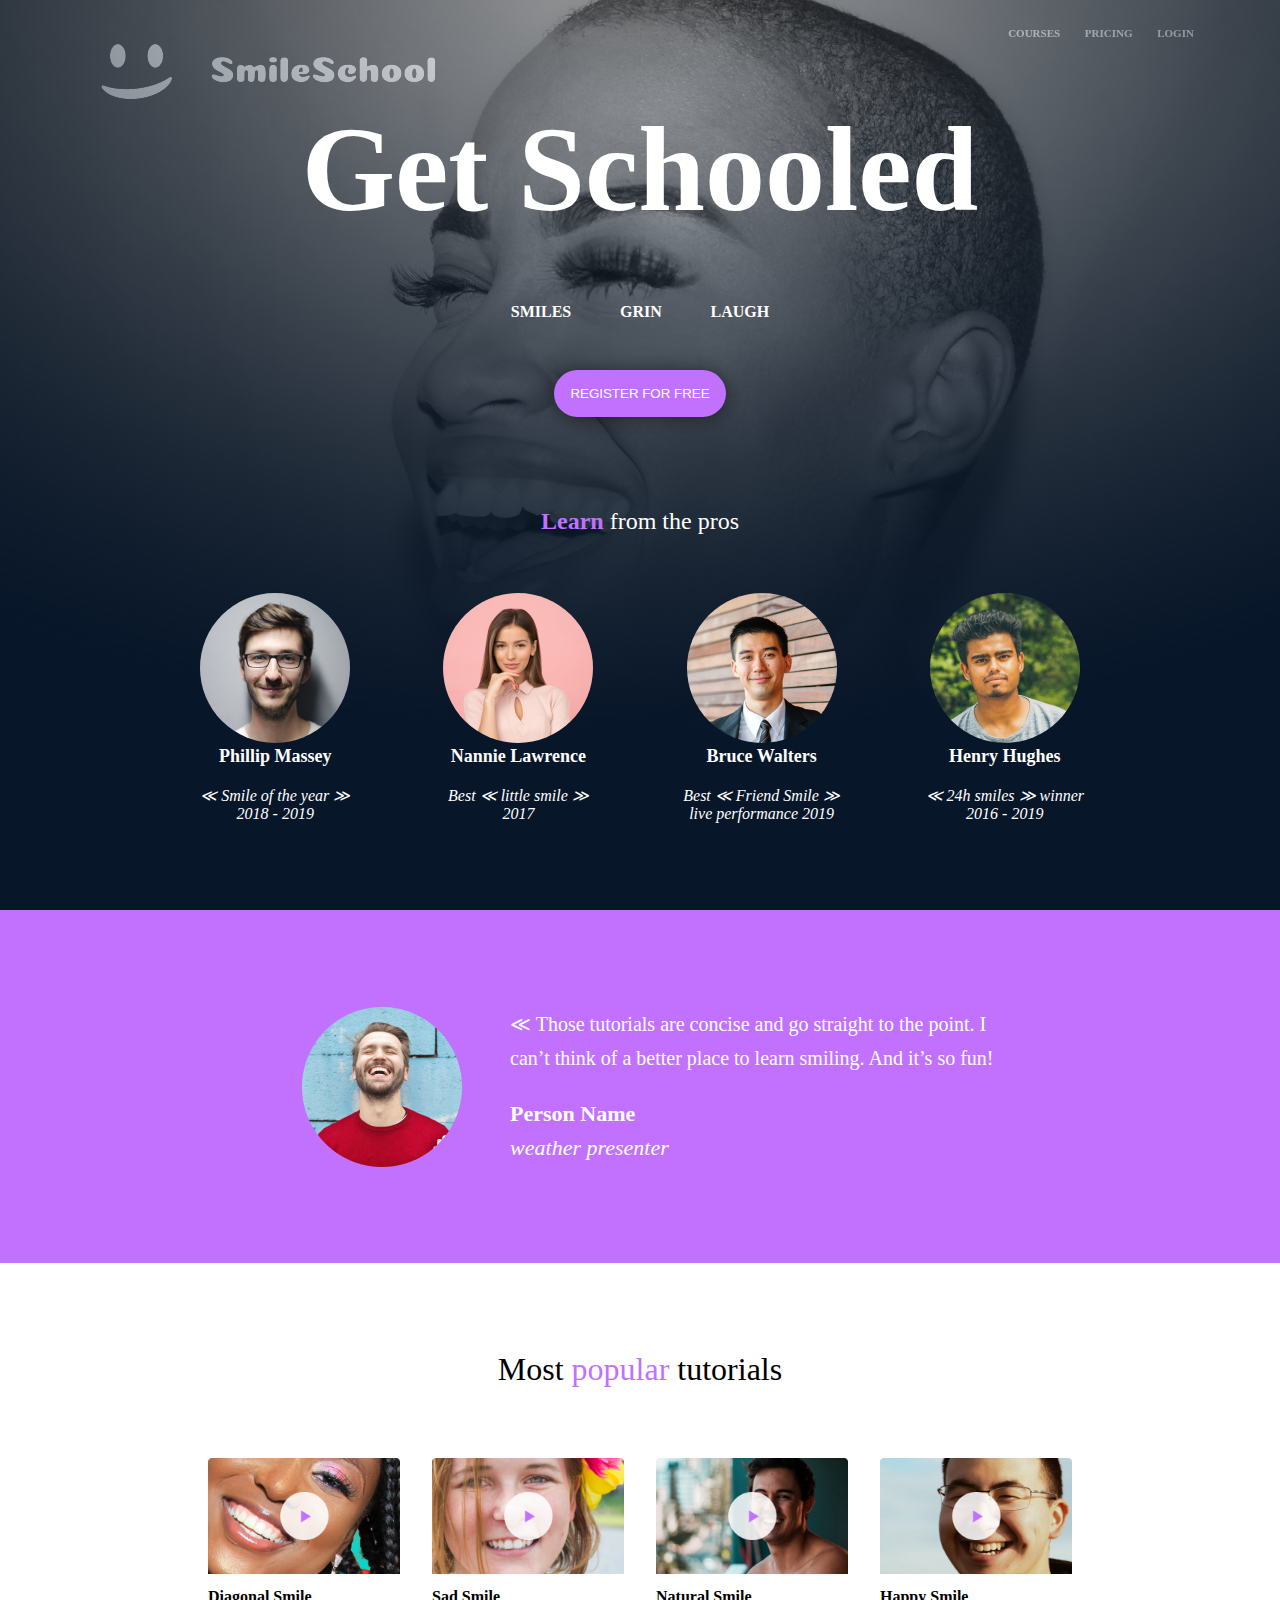
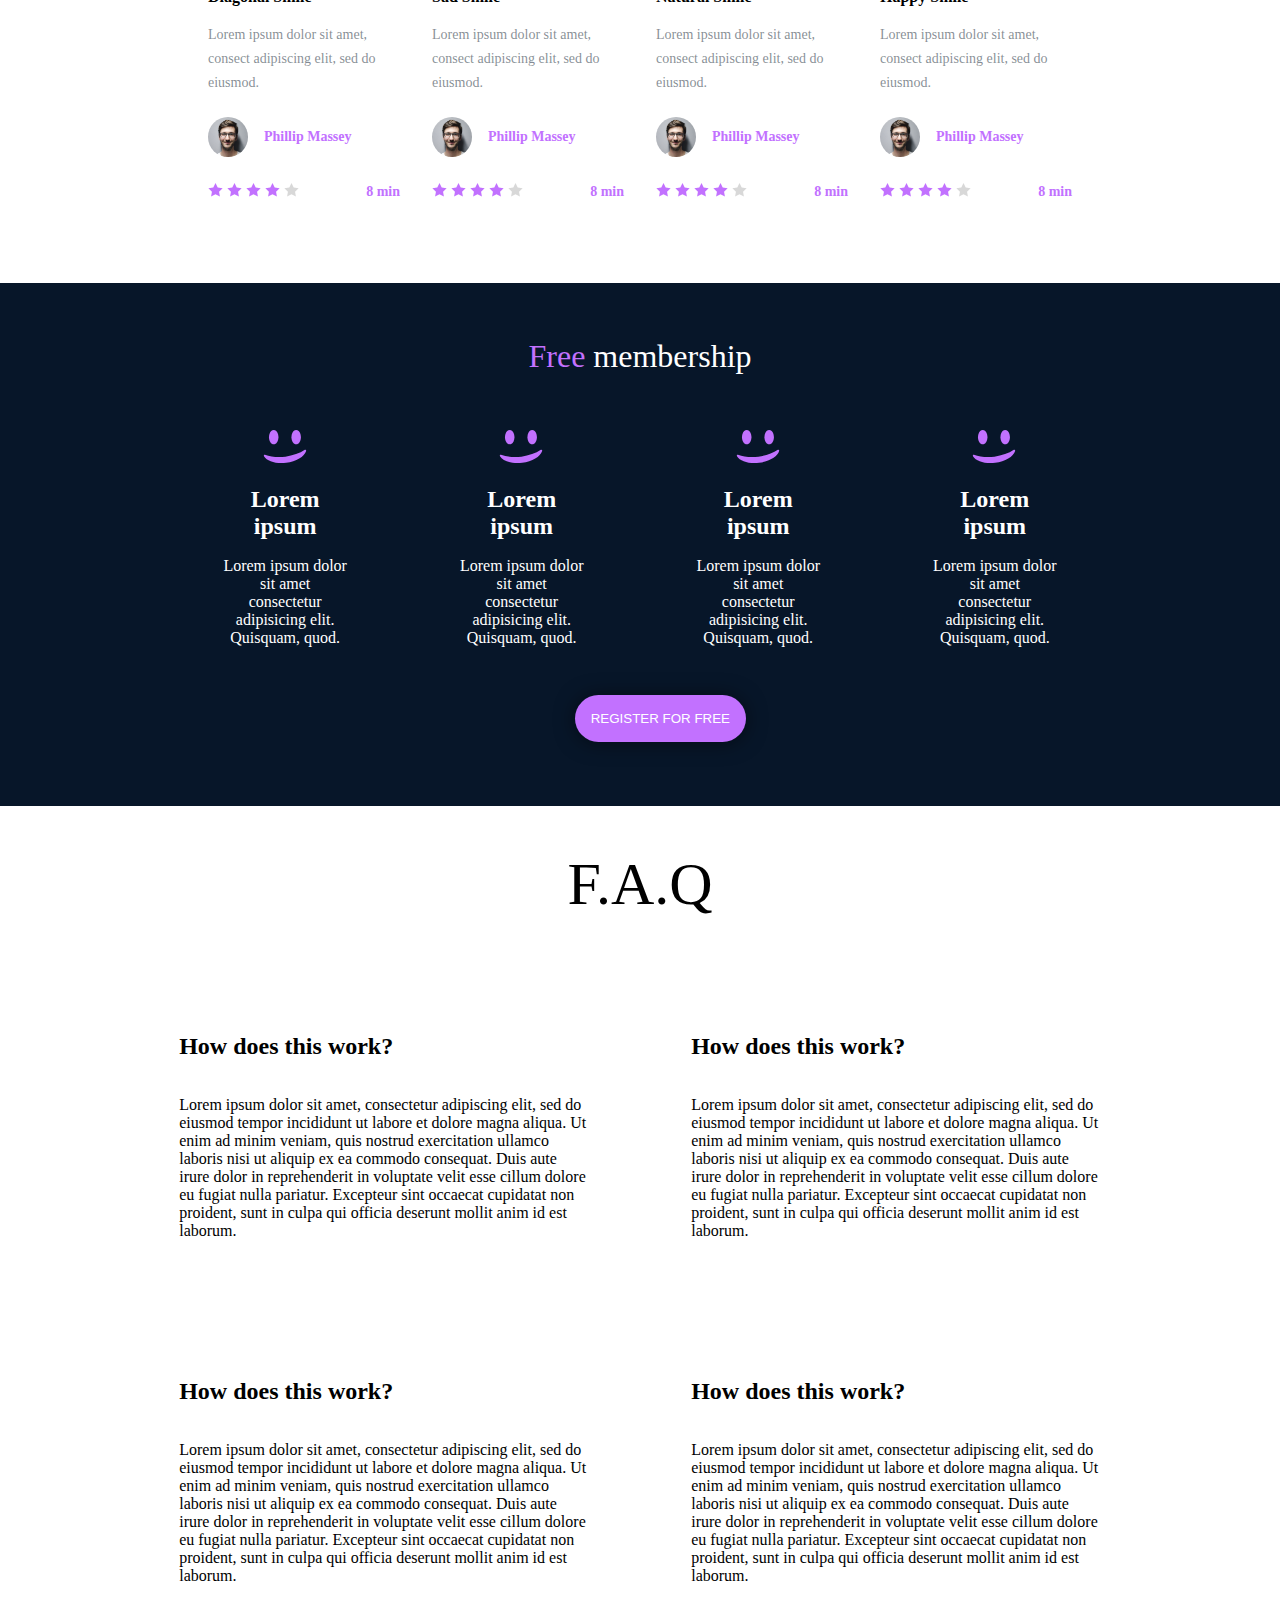
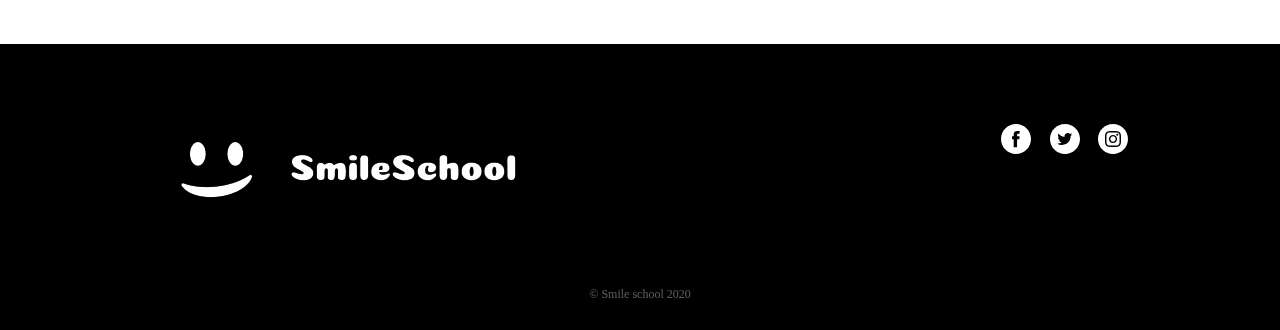
<file: index.html>
<!DOCTYPE html>
<html lang="en">
<head>
    <title>School Page</title>
    <meta charset="UTF-8">
    <meta http-equiv="X-UA-Compatible" content="IE=edge">
    <meta name="viewport" content="width=device-width, initial-scale=1.0">
    <link rel="stylesheet" href="styles.css">
</head>
<body class="works_on_smartphone">
<header>
    <div class="logo"><a href="http://bitly.ws/Gkir"><img src="./imgs/smile_school_logo.png" alt="Smile school"></a>
    </div>
    <div class="nav-urls">
        <a href="">COURSES</a>
        <a href="">PRICING</a>
        <a href="">LOGIN</a>
    </div>
</header>
<main>
    <section class="main_section">
        <div class="Schooled">
            <h1 class="title">Get Schooled
            </h1>
            <p class="sub-title">
                <span>SMILES</span>
                <span>GRIN</span>
                <span>LAUGH</span>
            </p>
            <button class="reg_button">REGISTER FOR FREE</button>
        </div>
        <div class="learn">
            <h2 class="learn_title"><span class="secondary_colour">Learn</span> from the pros</h2>
            <div class="learn_block">
                <div class="learn_card">
                    <img src="./imgs/Phillip.png" alt="Phillip Massey">
                    <h3>Phillip Massey</h3>
                    <p>&NestedLessLess; Smile of the year &NestedGreaterGreater;<br>2018 - 2019</p>
                </div>

                <div class="learn_card">
                    <img src="./imgs/Nannie.png" alt="Nannie Lawrence">
                    <h3>Nannie Lawrence</h3>
                    <p>Best &NestedLessLess; little smile &NestedGreaterGreater;<br>2017</p>
                </div>

                <div class="learn_card">
                    <img src="./imgs/Bruce.png" alt="Bruce Walters">
                    <h3>Bruce Walters</h3>
                    <p>Best &NestedLessLess; Friend Smile &NestedGreaterGreater;<br>live performance 2019</p>
                </div>

                <div class="learn_card">
                    <img src="./imgs/Henry.png" alt="Henry Hughes">
                    <h3>Henry Hughes</h3>
                    <p>&NestedLessLess; 24h smiles &NestedGreaterGreater; winner<br>2016 - 2019</p>
                </div>
            </div>
        </div>
    </section>
    <section class="presenter">
        <div class="presenter_block">
        <img src="./imgs/Person.png" alt="Person">
        <div>
            <blockquote>
                &NestedLessLess; Those tutorials are concise and go straight to the point. I can’t think of a better
                place to learn smiling. And it’s so fun!
            </blockquote>
            <p class="presenter_name">Person Name</p>
            <P class="weather">weather presenter</P>
            </div>
        </div>
    </section>
    <section class="videos">
        <h1>Most <span class="secondary_colour">popular</span> tutorials</h1>
        <div class="videos_list">
            <div class="video_card">
                <img src="./imgs/Diagonal_Smile.png" alt="Diagonal Smile">
                <h2 class="video_title">Diagonal Smile</h2>
                <p class="video_desc">
                    Lorem ipsum dolor sit amet, consect adipiscing elit, sed do eiusmod.</p>
                
                    <div class="author">
                <img src="imgs/Phillip_TN.png" alt="Phillip">
                <h3>Phillip Massey</h3>
                </div>
            <div class="rating_duration">
                <div class="rating">
                <img src="./svgs/Star_1.svg" alt="rating">
                <img src="./svgs/Star_2.svg" alt="">
                <img src="./svgs/Star_3.svg" alt="">
                <img src="./svgs/Star_4.svg" alt="">
                <img src="./svgs/Star_5.svg" alt="">
                </div>
                <p class="duration">8 min</p>
            </div>
            </div>

            <div class="video_card">
                <img src="./imgs/Sad_Smile.png" alt="Sad Smile">
                <h2 class="video_title">Sad Smile</h2>
                <p class="video_desc">
                    Lorem ipsum dolor sit amet, consect adipiscing elit, sed do eiusmod.</p>
                
                    <div class="author">
                <img src="./imgs/Phillip_TN.png" alt="Phillip">
                <h3>Phillip Massey</h3>
                </div>
            <div class="rating_duration">   
                <div class="rating">
                <img src="./svgs/Star_1.svg" alt="rating">
                <img src="./svgs/Star_2.svg" alt="">
                <img src="./svgs/Star_3.svg" alt="">
                <img src="./svgs/Star_4.svg" alt="">
                <img src="./svgs/Star_5.svg" alt="">
                </div>
                <p class="duration">8 min</p>
            </div>
            </div>

            <div class="video_card">
                <img src="./imgs/Natural_Smile.png" alt="Natural Smile">
                <h2 class="video_title">Natural Smile</h2>
                <p class="video_desc">
                    Lorem ipsum dolor sit amet, consect adipiscing elit, sed do eiusmod.</p>
                
                <div class="author">
                <img src="imgs/Phillip_TN.png" alt="Phillip">
                <h3>Phillip Massey</h3>
                </div>
            <div class="rating_duration">   
                <div class="rating">
                <img src="./svgs/Star_1.svg" alt="rating">
                <img src="./svgs/Star_2.svg" alt="">
                <img src="./svgs/Star_3.svg" alt="">
                <img src="./svgs/Star_4.svg" alt="">
                <img src="./svgs/Star_5.svg" alt="">
                </div>
                <p class="duration">8 min</p>
            </div>
            </div>

            <div class="video_card">
                <img src="./imgs/Happy_Smile.png" alt="Happy Smile">
                <h2 class="video_title">Happy Smile</h2>
                <p class="video_desc">
                    Lorem ipsum dolor sit amet, consect adipiscing elit, sed do eiusmod.</p>
                
                <div class="author">
                <img src="imgs/Phillip_TN.png" alt="Phillip">
                <h3>Phillip Massey</h3>
                </div>
            <div class="rating_duration">   
                <div class="rating">
                <img src="./svgs/Star_1.svg" alt="rating">
                <img src="./svgs/Star_2.svg" alt="">
                <img src="./svgs/Star_3.svg" alt="">
                <img src="./svgs/Star_4.svg" alt="">
                <img src="./svgs/Star_5.svg" alt="">
                </div>
                <p class="duration">8 min</p>
            </div>
            </div>
        </div>
    </section>
    <section class="membership">
        <h1><span class="secondary_colour">Free</span> membership</h1>
        <div class="membership_lists">
            <div class="membership_card">        
                <img src="./svgs/smile.svg" alt="image">
                <h2>Lorem ipsum</h2>
                <p>Lorem ipsum dolor sit amet consectetur adipisicing elit. Quisquam, quod.</p>
            </div>
       
            <div class="membership_card">
                <img src="./svgs/smile.svg" alt="image">
                <h2>Lorem ipsum</h2>
                <p>Lorem ipsum dolor sit amet consectetur adipisicing elit. Quisquam, quod.</p>
            </div>
        
            <div class="membership_card">
                <img src="./svgs/smile.svg" alt="image">
                <h2>Lorem ipsum</h2>
                <p>Lorem ipsum dolor sit amet consectetur adipisicing elit. Quisquam, quod.</p>
            </div>
        
            <div class="membership_card">
                <img src="./svgs/smile.svg" alt="image">
                <h2>Lorem ipsum</h2>
                <p>Lorem ipsum dolor sit amet consectetur adipisicing elit. Quisquam, quod.</p>
            </div>
        </div>
        <button class="reg_button">REGISTER FOR FREE</button>
    </section>
    <section class="faq">
        <h1>F.A.Q</h1>
        <div class="faq_lists">
            <div class="faq_question">
                <h2>How does this work?</h2>
                    <p>
                        Lorem ipsum dolor sit amet, consectetur adipiscing elit, sed do eiusmod tempor incididunt ut
                        labore et dolore magna aliqua. Ut enim ad minim veniam, quis nostrud exercitation ullamco
                        laboris nisi ut aliquip ex ea commodo consequat. Duis aute irure dolor in reprehenderit in
                        voluptate velit esse cillum dolore eu fugiat nulla pariatur. Excepteur sint occaecat
                        cupidatat
                        non proident, sunt in culpa qui officia deserunt mollit anim id est laborum.
                    </p>
            </div>
                <div class="faq_question">
                    <h2>How does this work?</h2>
                        <p>
                        Lorem ipsum dolor sit amet, consectetur adipiscing elit, sed do eiusmod tempor incididunt ut
                        labore et dolore magna aliqua. Ut enim ad minim veniam, quis nostrud exercitation ullamco
                        laboris nisi ut aliquip ex ea commodo consequat. Duis aute irure dolor in reprehenderit in
                        voluptate velit esse cillum dolore eu fugiat nulla pariatur. Excepteur sint occaecat
                        cupidatat
                        non proident, sunt in culpa qui officia deserunt mollit anim id est laborum.
                        </p>
                </div>
            </div>
            <div class="faq_lists2">
                <div class="faq_question">
                    <h2>How does this work?</h2>
                    <p>
                        Lorem ipsum dolor sit amet, consectetur adipiscing elit, sed do eiusmod tempor incididunt ut
                        labore et dolore magna aliqua. Ut enim ad minim veniam, quis nostrud exercitation ullamco
                        laboris nisi ut aliquip ex ea commodo consequat. Duis aute irure dolor in reprehenderit in
                        voluptate velit esse cillum dolore eu fugiat nulla pariatur. Excepteur sint occaecat
                        cupidatat
                        non proident, sunt in culpa qui officia deserunt mollit anim id est laborum.
                    </p>
                </div>
                <div class="faq_question">
                    <h2>How does this work?</h2>
                    <p>
                        Lorem ipsum dolor sit amet, consectetur adipiscing elit, sed do eiusmod tempor incididunt ut
                        labore et dolore magna aliqua. Ut enim ad minim veniam, quis nostrud exercitation ullamco
                        laboris nisi ut aliquip ex ea commodo consequat. Duis aute irure dolor in reprehenderit in
                        voluptate velit esse cillum dolore eu fugiat nulla pariatur. Excepteur sint occaecat
                        cupidatat
                        non proident, sunt in culpa qui officia deserunt mollit anim id est laborum.
                    </p>
                </div>
            </div>
        </div>
    </section>
</main>
<footer>
    <div class="footer_section">
        <div class="footer_nav">
            <img src="./imgs/smile_school_logo.png" alt="logo">
            <div class="social media">
                <a href=""><img src="./svgs/Facebook.svg" alt="Facebook"></a>
                <a href=""><img src="./svgs/Twitter.svg" alt="Twitter"></a>
                <a href=""><img src="./svgs/Instagram.svg" alt="Instagram"></a>
            </div>
        </div>
        <p>&#169; Smile school 2020</p> 
    </div>
</footer>
</body>
</html>
</file>
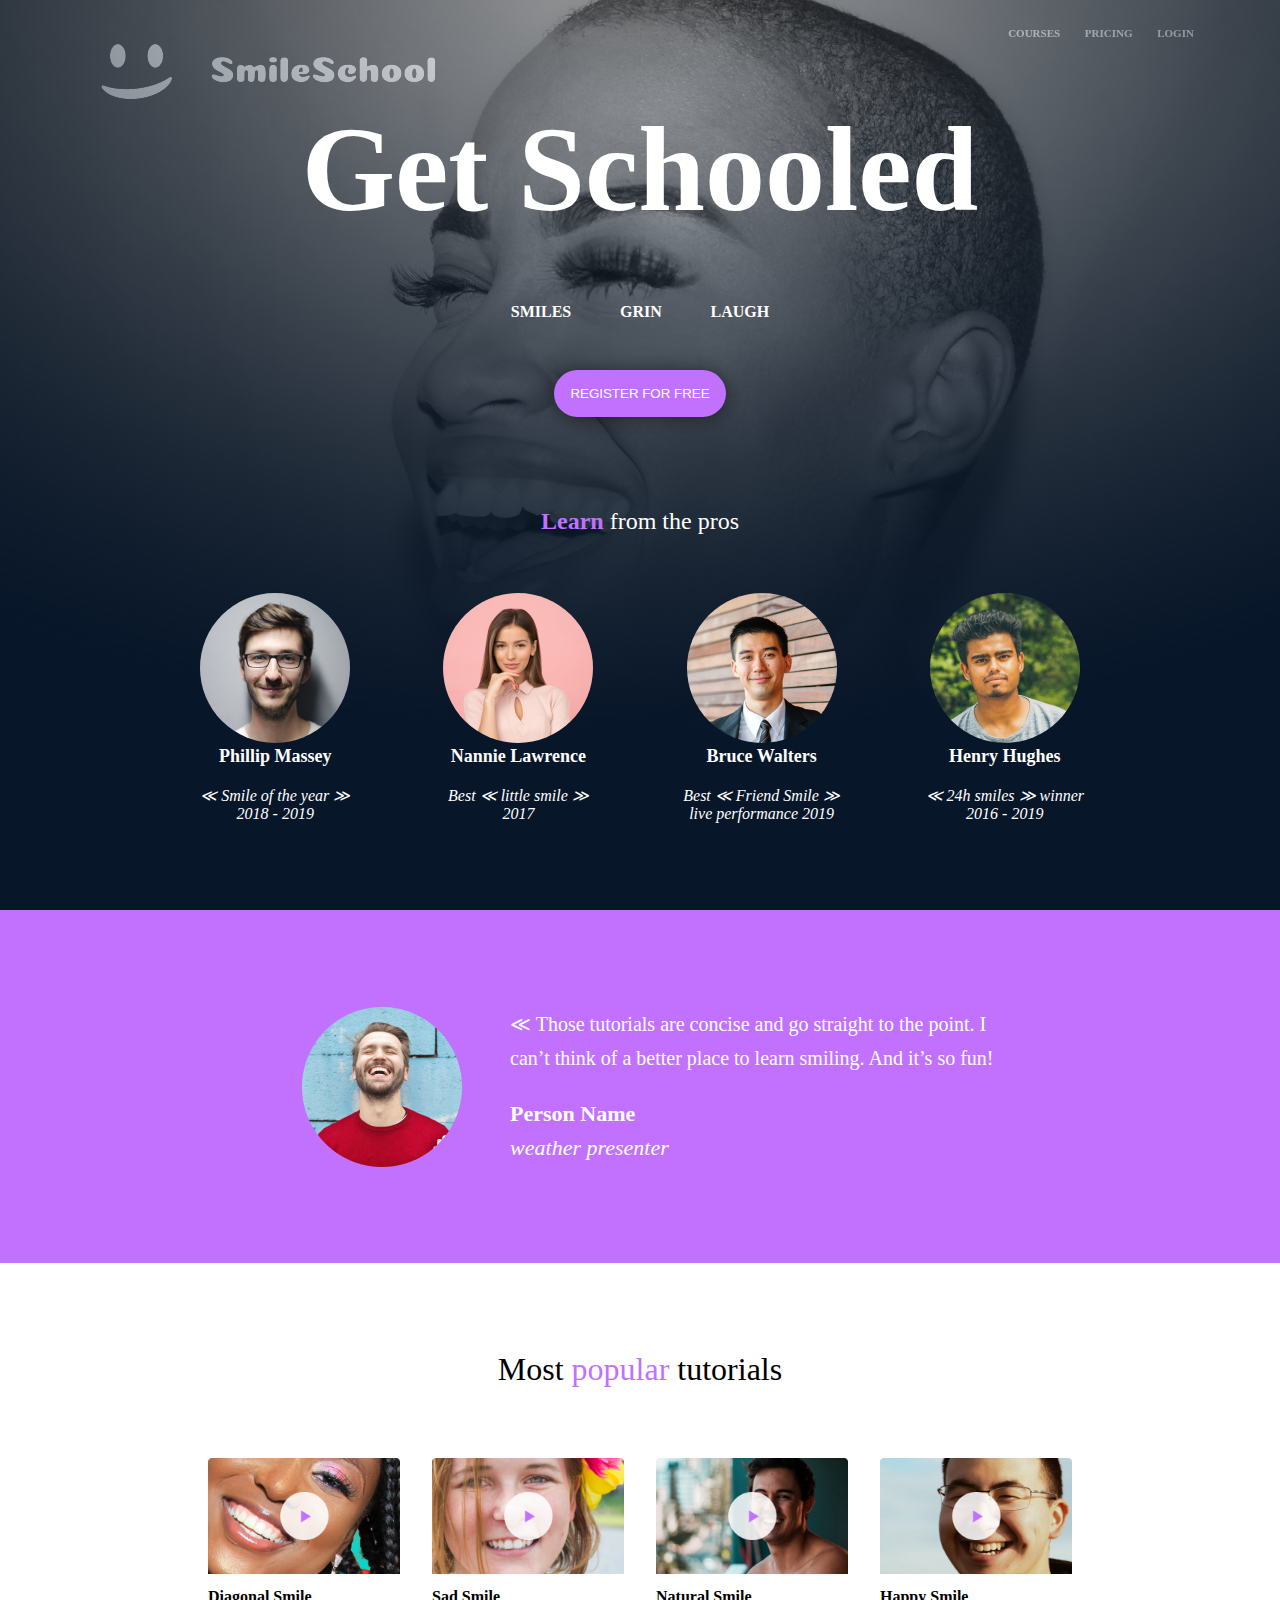
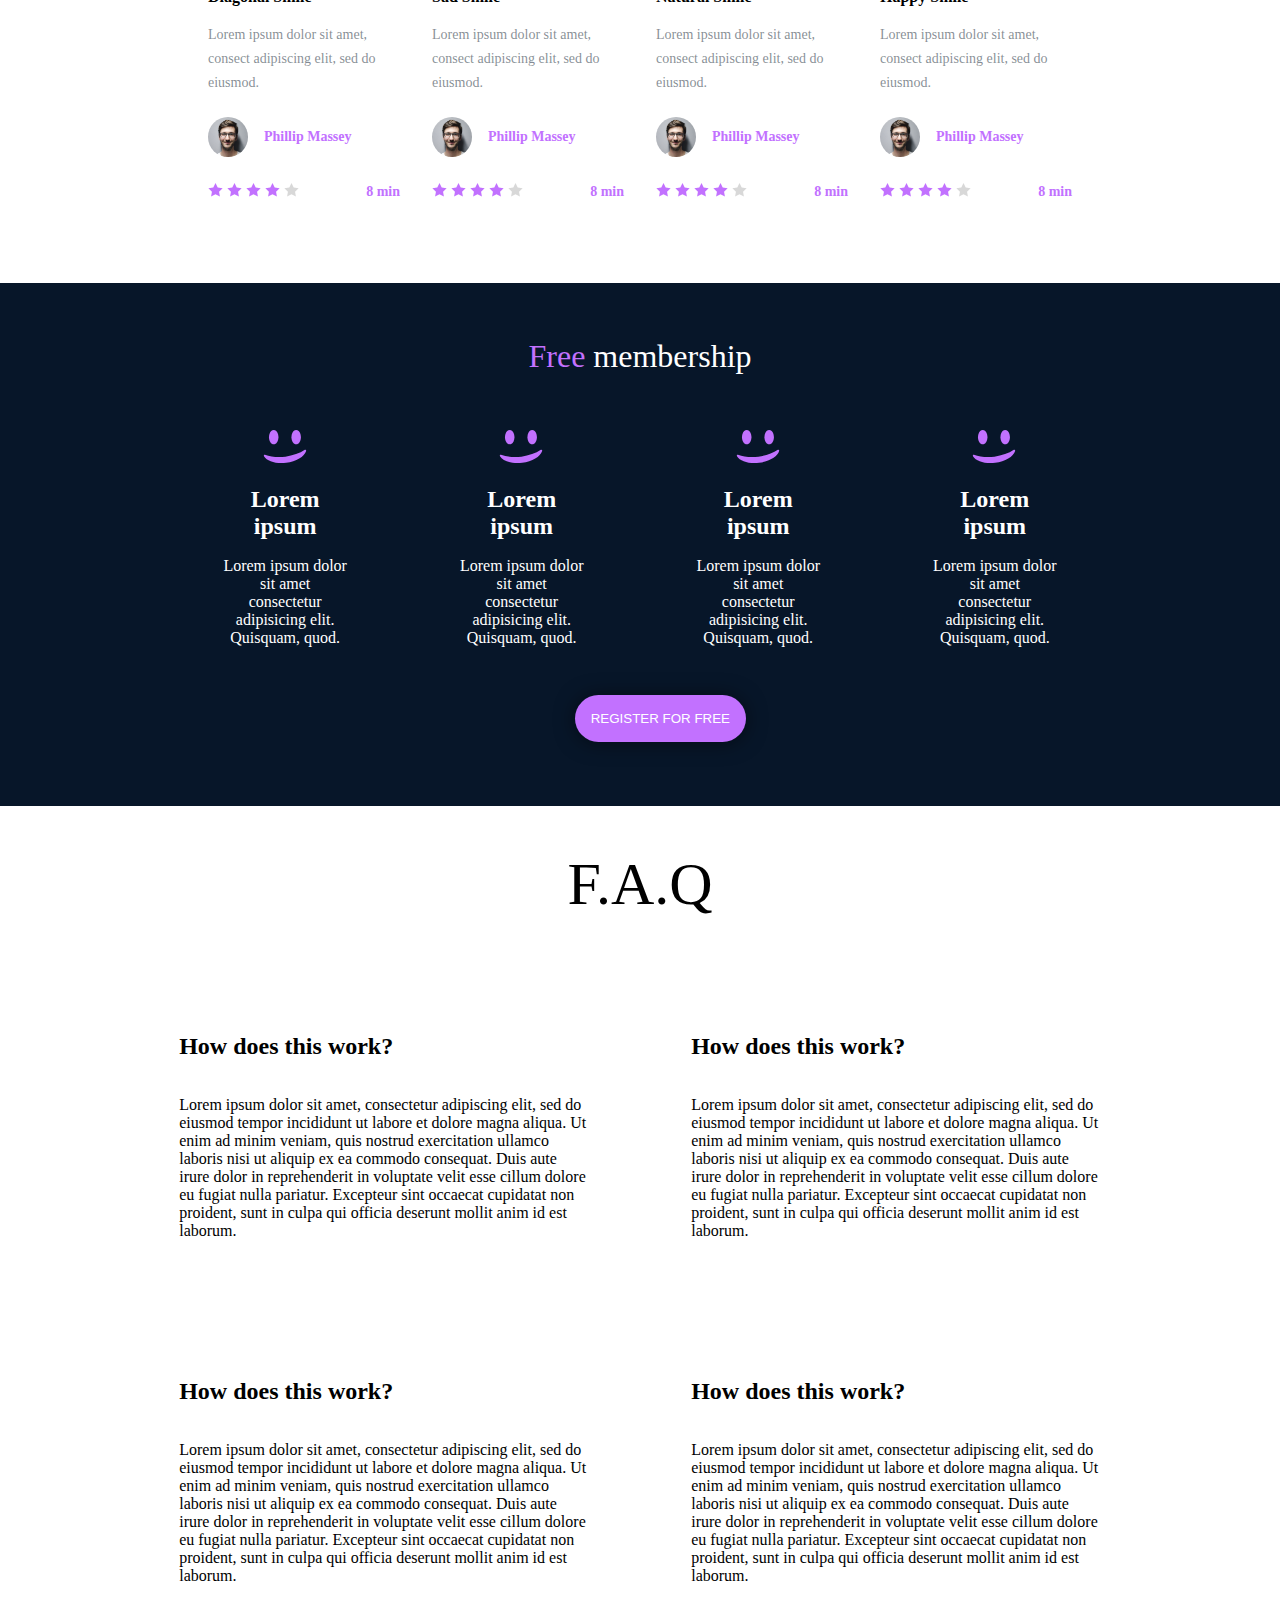
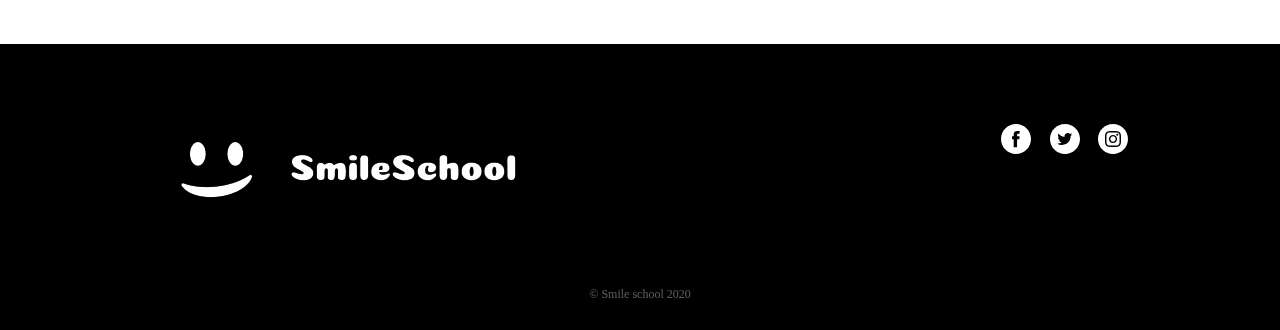
<file: css_advanced/index.html>
<!DOCTYPE html>
<html lang="en">
<head>
    <title>School Page</title>
    <meta charset="UTF-8">
    <meta http-equiv="X-UA-Compatible" content="IE=edge">
    <meta name="viewport" content="width=device-width, initial-scale=1.0">
    <link rel="stylesheet" href="styles.css">
</head>
<body class="works_on_smartphone">
<header>
    <div class="logo"><a href="http://bitly.ws/Gkir"><img src="./imgs/smile_school_logo.png" alt="Smile school"></a>
    </div>
    <div class="nav-urls">
        <a href="">COURSES</a>
        <a href="">PRICING</a>
        <a href="">LOGIN</a>
    </div>
</header>
<main>
    <section class="main_section">
        <div class="Schooled">
            <h1 class="title">Get Schooled
            </h1>
            <p class="sub-title">
                <span>SMILES</span>
                <span>GRIN</span>
                <span>LAUGH</span>
            </p>
            <button class="reg_button">REGISTER FOR FREE</button>
        </div>
        <div class="learn">
            <h2 class="learn_title"><span class="secondary_colour">Learn</span> from the pros</h2>
            <div class="learn_block">
                <div class="learn_card">
                    <img src="./imgs/Phillip.png" alt="Phillip Massey">
                    <h3>Phillip Massey</h3>
                    <p>&NestedLessLess; Smile of the year &NestedGreaterGreater;<br>2018 - 2019</p>
                </div>

                <div class="learn_card">
                    <img src="./imgs/Nannie.png" alt="Nannie Lawrence">
                    <h3>Nannie Lawrence</h3>
                    <p>Best &NestedLessLess; little smile &NestedGreaterGreater;<br>2017</p>
                </div>

                <div class="learn_card">
                    <img src="./imgs/Bruce.png" alt="Bruce Walters">
                    <h3>Bruce Walters</h3>
                    <p>Best &NestedLessLess; Friend Smile &NestedGreaterGreater;<br>live performance 2019</p>
                </div>

                <div class="learn_card">
                    <img src="./imgs/Henry.png" alt="Henry Hughes">
                    <h3>Henry Hughes</h3>
                    <p>&NestedLessLess; 24h smiles &NestedGreaterGreater; winner<br>2016 - 2019</p>
                </div>
            </div>
        </div>
    </section>
    <section class="presenter">
        <div class="presenter_block">
        <img src="./imgs/Person.png" alt="Person">
        <div>
            <blockquote>
                &NestedLessLess; Those tutorials are concise and go straight to the point. I can’t think of a better
                place to learn smiling. And it’s so fun!
            </blockquote>
            <p class="presenter_name">Person Name</p>
            <P class="weather">weather presenter</P>
            </div>
        </div>
    </section>
    <section class="videos">
        <h1>Most <span class="secondary_colour">popular</span> tutorials</h1>
        <div class="videos_list">
            <div class="video_card">
                <img src="./imgs/Diagonal_Smile.png" alt="Diagonal Smile">
                <h2 class="video_title">Diagonal Smile</h2>
                <p class="video_desc">
                    Lorem ipsum dolor sit amet, consect adipiscing elit, sed do eiusmod.</p>
                
                    <div class="author">
                <img src="imgs/Phillip_TN.png" alt="Phillip">
                <h3>Phillip Massey</h3>
                </div>
            <div class="rating_duration">
                <div class="rating">
                <img src="./svgs/Star_1.svg" alt="rating">
                <img src="./svgs/Star_2.svg" alt="">
                <img src="./svgs/Star_3.svg" alt="">
                <img src="./svgs/Star_4.svg" alt="">
                <img src="./svgs/Star_5.svg" alt="">
                </div>
                <p class="duration">8 min</p>
            </div>
            </div>

            <div class="video_card">
                <img src="./imgs/Sad_Smile.png" alt="Sad Smile">
                <h2 class="video_title">Sad Smile</h2>
                <p class="video_desc">
                    Lorem ipsum dolor sit amet, consect adipiscing elit, sed do eiusmod.</p>
                
                    <div class="author">
                <img src="./imgs/Phillip_TN.png" alt="Phillip">
                <h3>Phillip Massey</h3>
                </div>
            <div class="rating_duration">   
                <div class="rating">
                <img src="./svgs/Star_1.svg" alt="rating">
                <img src="./svgs/Star_2.svg" alt="">
                <img src="./svgs/Star_3.svg" alt="">
                <img src="./svgs/Star_4.svg" alt="">
                <img src="./svgs/Star_5.svg" alt="">
                </div>
                <p class="duration">8 min</p>
            </div>
            </div>

            <div class="video_card">
                <img src="./imgs/Natural_Smile.png" alt="Natural Smile">
                <h2 class="video_title">Natural Smile</h2>
                <p class="video_desc">
                    Lorem ipsum dolor sit amet, consect adipiscing elit, sed do eiusmod.</p>
                
                <div class="author">
                <img src="imgs/Phillip_TN.png" alt="Phillip">
                <h3>Phillip Massey</h3>
                </div>
            <div class="rating_duration">   
                <div class="rating">
                <img src="./svgs/Star_1.svg" alt="rating">
                <img src="./svgs/Star_2.svg" alt="">
                <img src="./svgs/Star_3.svg" alt="">
                <img src="./svgs/Star_4.svg" alt="">
                <img src="./svgs/Star_5.svg" alt="">
                </div>
                <p class="duration">8 min</p>
            </div>
            </div>

            <div class="video_card">
                <img src="./imgs/Happy_Smile.png" alt="Happy Smile">
                <h2 class="video_title">Happy Smile</h2>
                <p class="video_desc">
                    Lorem ipsum dolor sit amet, consect adipiscing elit, sed do eiusmod.</p>
                
                <div class="author">
                <img src="imgs/Phillip_TN.png" alt="Phillip">
                <h3>Phillip Massey</h3>
                </div>
            <div class="rating_duration">   
                <div class="rating">
                <img src="./svgs/Star_1.svg" alt="rating">
                <img src="./svgs/Star_2.svg" alt="">
                <img src="./svgs/Star_3.svg" alt="">
                <img src="./svgs/Star_4.svg" alt="">
                <img src="./svgs/Star_5.svg" alt="">
                </div>
                <p class="duration">8 min</p>
            </div>
            </div>
        </div>
    </section>
    <section class="membership">
        <h1><span class="secondary_colour">Free</span> membership</h1>
        <div class="membership_lists">
            <div class="membership_card">        
                <img src="./svgs/smile.svg" alt="image">
                <h2>Lorem ipsum</h2>
                <p>Lorem ipsum dolor sit amet consectetur adipisicing elit. Quisquam, quod.</p>
            </div>
       
            <div class="membership_card">
                <img src="./svgs/smile.svg" alt="image">
                <h2>Lorem ipsum</h2>
                <p>Lorem ipsum dolor sit amet consectetur adipisicing elit. Quisquam, quod.</p>
            </div>
        
            <div class="membership_card">
                <img src="./svgs/smile.svg" alt="image">
                <h2>Lorem ipsum</h2>
                <p>Lorem ipsum dolor sit amet consectetur adipisicing elit. Quisquam, quod.</p>
            </div>
        
            <div class="membership_card">
                <img src="./svgs/smile.svg" alt="image">
                <h2>Lorem ipsum</h2>
                <p>Lorem ipsum dolor sit amet consectetur adipisicing elit. Quisquam, quod.</p>
            </div>
        </div>
        <button class="reg_button">REGISTER FOR FREE</button>
    </section>
    <section class="faq">
        <h1>F.A.Q</h1>
        <div class="faq_lists">
            <div class="faq_question">
                <h2>How does this work?</h2>
                    <p>
                        Lorem ipsum dolor sit amet, consectetur adipiscing elit, sed do eiusmod tempor incididunt ut
                        labore et dolore magna aliqua. Ut enim ad minim veniam, quis nostrud exercitation ullamco
                        laboris nisi ut aliquip ex ea commodo consequat. Duis aute irure dolor in reprehenderit in
                        voluptate velit esse cillum dolore eu fugiat nulla pariatur. Excepteur sint occaecat
                        cupidatat
                        non proident, sunt in culpa qui officia deserunt mollit anim id est laborum.
                    </p>
            </div>
                <div class="faq_question">
                    <h2>How does this work?</h2>
                        <p>
                        Lorem ipsum dolor sit amet, consectetur adipiscing elit, sed do eiusmod tempor incididunt ut
                        labore et dolore magna aliqua. Ut enim ad minim veniam, quis nostrud exercitation ullamco
                        laboris nisi ut aliquip ex ea commodo consequat. Duis aute irure dolor in reprehenderit in
                        voluptate velit esse cillum dolore eu fugiat nulla pariatur. Excepteur sint occaecat
                        cupidatat
                        non proident, sunt in culpa qui officia deserunt mollit anim id est laborum.
                        </p>
                </div>
            </div>
            <div class="faq_lists2">
                <div class="faq_question">
                    <h2>How does this work?</h2>
                    <p>
                        Lorem ipsum dolor sit amet, consectetur adipiscing elit, sed do eiusmod tempor incididunt ut
                        labore et dolore magna aliqua. Ut enim ad minim veniam, quis nostrud exercitation ullamco
                        laboris nisi ut aliquip ex ea commodo consequat. Duis aute irure dolor in reprehenderit in
                        voluptate velit esse cillum dolore eu fugiat nulla pariatur. Excepteur sint occaecat
                        cupidatat
                        non proident, sunt in culpa qui officia deserunt mollit anim id est laborum.
                    </p>
                </div>
                <div class="faq_question">
                    <h2>How does this work?</h2>
                    <p>
                        Lorem ipsum dolor sit amet, consectetur adipiscing elit, sed do eiusmod tempor incididunt ut
                        labore et dolore magna aliqua. Ut enim ad minim veniam, quis nostrud exercitation ullamco
                        laboris nisi ut aliquip ex ea commodo consequat. Duis aute irure dolor in reprehenderit in
                        voluptate velit esse cillum dolore eu fugiat nulla pariatur. Excepteur sint occaecat
                        cupidatat
                        non proident, sunt in culpa qui officia deserunt mollit anim id est laborum.
                    </p>
                </div>
            </div>
        </div>
    </section>
</main>
<footer>
    <div class="footer_section">
        <div class="footer_nav">
            <img src="./imgs/smile_school_logo.png" alt="logo">
            <div class="social media">
                <a href=""><img src="./svgs/Facebook.svg" alt="Facebook"></a>
                <a href=""><img src="./svgs/Twitter.svg" alt="Twitter"></a>
                <a href=""><img src="./svgs/Instagram.svg" alt="Instagram"></a>
            </div>
        </div>
        <p>&#169; Smile school 2020</p> 
    </div>
</footer>
</body>
</html>
</file>
<file: styles.css>
body{
    font-family:"Source Sans Pro";
    font-style:normal;
}
header{
    display: flex;
    flex: auto;
    background-image:url("./imgs/Background.png");
    flex-direction: row;
    padding: 2% 5% 2% 5%;
    filter:grayscale(100%);
    position:absolute;
    left:-0.025%;
    right:-0.025%;
    top: 0%;
    bottom: -26.48%;
}

header .logo{
    flex: 2;
    z-index: 1;
}

header .nav-urls{
    flex: 0.5;
    font-weight: 700;
    font-size: 11px;
    line-height: 15px;
    z-index: 1;
    display: flex;
    justify-content: space-evenly;
}
header .nav-urls a {
  margin-left: 1%;
  margin-right: 1%;
  text-decoration: none;
  color: white;
}
    /* position: absolute; */

.main_section{
  left: 20%;
  right: 20%;
  display: flex;
  flex-direction: column;
  margin-bottom: -2.6rem;
  background-blend-mode: color;
  background: rgba(0, 0, 0, 1);
  background: radial-gradient(
    100% 85.9% at 50% -8%,
    rgba(104, 120, 150, 0) 0%,
    #071629 100%
  );
  color: white;
}
.Schooled {
    display: flex;
    flex-direction: column;
    padding-top: 5rem;
}
.title {
    height: 151px;
    font-weight: 700;
    font-size: 120px;
    line-height: 20px;
    color: #ffffff;
    text-align: center;
}
.sub-title {
  height: 20px;
  position: relative;
  margin-top: -7%;
  text-align: center;
  font-weight: 700;
  font-size: 16px;
  line-height: 20px;
  color: #ffffff;
  display: flex;
  justify-content: space-around;
  margin-left: 38%;
  margin-right: 38%;
}

.reg_button {
  background: #c271ff;
  border-radius: 25px;
  border: none;
  padding: 0.7rem;
  color: white;
  font-weight: 500;
  box-shadow: 0px 1px 20px rgba(0, 0, 0, 0.5);
  position: relative;
  align-self: center;
  margin: 2rem;
  padding: 1rem;
}

.learn {
    display: flex;
    flex-direction: column;
  }

.secondary_colour {
  color: #c271ff;
}

.learn_title {
  position: relative;
  align-self: center;
  padding: 2rem;
  font-weight: 300;
  line-height: 40px;
}
.learn_title .secondary_colour {
  font-weight: 700;
}
.learn_block {
  display: flex;
  flex-direction: row;
  justify-content: center;
}
.learn_card {
  width: 19%;
  /* padding: 1.5% 4% 1.5% 4%;*/
  margin-bottom: 7rem;
  display: flex;
  flex-direction: column;
  justify-content: center;
  align-items: center;
}
.learn img {
  border-radius: 50%;
  max-width: 80%;
}
.learn_card h3 {
  font-weight: 900;
  font-size: 18px;
  margin-top: 0.2rem;
  margin-bottom: 0.2rem;
  text-align: center;
}
.learn_card p {
  font-style: italic;
  text-align: center;
  font-size: 16px;
}
main {
  position: relative;
  display: flex;
  flex-direction: column;
  margin: -8px;
}

.presenter {
  /* position: absolute; */
  background-color: #c271ff;
  padding: 6%;
}
.presenter_block {
  display: flex;
  flex-direction: row;
  justify-content: center;
  align-items: center;
  color: white;
  padding-left: 20%;
  padding-right: 13%;
}
.presenter_block img {
  width: 160px;
  height: 160px;
  margin-right: 3rem;
}
.presenter_block blockquote {
  font-weight: 250;
  font-size: 20px;
  line-height: 34px;
  margin-left: 0;
}
.presenter_block .presenter_name {
  font-weight: 700;
  font-size: 22px;
  line-height: 34px;
  margin-bottom: 0;
}
.presenter_block .weather {
  font-style: italic;
  font-weight: 400;
  font-size: 22px;
  line-height: 34px;
  margin-top: 0;
}
.videos {
  display: flex;
  flex-direction: column;
  padding-top: 3rem;
  padding-bottom: 3rem;
}
.videos h1,
.membership h1,
.faq h1 {
  text-align: center;
}
.videos h1 {
  font-weight: 300;
  font-size: 32px;
  line-height: 40px;
  padding-top: 1rem;
  padding-bottom: 2rem;
}
.faq h1 {
  font-weight: 300;
  font-size: 60px;
  line-height: 75px;
}
.videos_list {
  display: flex;
  flex-direction: row;
  justify-content: center;
}
.video_card {
  padding: 1rem;
  display: flex;
  flex-direction: column;
  max-width: 15%;
}
.video_card h2 {
  font-weight: 700;
  font-size: 16px;
  line-height: 20px;
  margin-bottom: 0.1rem;
}
.video_card .video_desc {
  font-weight: 400;
  font-size: 14px;
  line-height: 24px;
  color: rgba(7, 22, 41, 0.501584);
}

.video_card .author {
  display: flex;
  align-items: center;
}
.author img {
  border-radius: 50%;
  width: 40px;
  height: 40px;
}
.author h3 {
  font-weight: 600;
  font-size: 14px;
  line-height: 27px;
  /* identical to box height, or 193% */
  color: #c271ff;
  margin-left: 1rem;
}
.rating_duration {
  display: flex;
  justify-content: space-between;
  align-items: center;
}
.duration {
  font-weight: 600;
  font-size: 14px;
  line-height: 27px;
  /* identical to box height, or 193% */
  text-align: right;
  color: #c271ff;
}
.membership {
  color: white;
  background: #071629;
  padding: 2rem;
}
.membership .secondary-color,
.videos .secondary-color {
  font-weight: 700;
  font-size: 32px;
  line-height: 40px;
  text-align: center;
}
.membership h1 {
  font-weight: 300;
  font-size: 32px;
  line-height: 40px;
  text-align: center;
  padding-bottom: 2rem;
}
.membership button {
  left: 42%;
}
.membership_lists {
  display: flex;
  justify-content: space-evenly;
  padding-left: 5rem;
  padding-right: 5rem;
}
.membership_card {
  display: flex;
  flex-direction: column;
  max-width: 12%;
  align-items: center;
  text-align: center;
}
.membership_card h2 {
  margin-bottom: 0.1rem;
}

.faq_lists {
  display: flex;
  padding-left: 10%;
  padding-right: 10%;
}

.faq_lists2 {
    display: flex;
    padding-left: 10%;
    padding-right: 10%;
  }

.faq_question {
  display: flex;
  flex: 50%;
  flex-direction: column;
  width: 50%;
  padding: 5%;
}
footer {
  background: black;
  padding: 1rem;
  margin: -8px;
}
.footer_section {
  display: flex;
  flex-direction: column;
}
.footer_nav {
  display: flex;
  justify-content: space-between;
  padding: 4rem 8rem 4rem 8rem;
}

.footer_nav div a {
  margin-left: 0.4rem;
  margin-right: 0.5rem;
}

.footer_section p {
  color: white;
  opacity: 0.35;
  text-align: center;
  font-weight: 400;
  font-size: 12px;
  line-height: 15px;
}
</file>
<file: css_advanced/styles.css>
body{
    font-family:"Source Sans Pro";
    font-style:normal;
}
header{
    display: flex;
    flex: auto;
    background-image:url("./imgs/Background.png");
    flex-direction: row;
    padding: 2% 5% 2% 5%;
    filter:grayscale(100%);
    position:absolute;
    left:-0.025%;
    right:-0.025%;
    top: 0%;
    bottom: -26.48%;
}

header .logo{
    flex: 2;
    z-index: 1;
}

header .nav-urls{
    flex: 0.5;
    font-weight: 700;
    font-size: 11px;
    line-height: 15px;
    z-index: 1;
    display: flex;
    justify-content: space-evenly;
}
header .nav-urls a {
  margin-left: 1%;
  margin-right: 1%;
  text-decoration: none;
  color: white;
}
    /* position: absolute; */

.main_section{
  left: 20%;
  right: 20%;
  display: flex;
  flex-direction: column;
  margin-bottom: -2.6rem;
  background-blend-mode: color;
  background: rgba(0, 0, 0, 1);
  background: radial-gradient(
    100% 85.9% at 50% -8%,
    rgba(104, 120, 150, 0) 0%,
    #071629 100%
  );
  color: white;
}
.Schooled {
    display: flex;
    flex-direction: column;
    padding-top: 5rem;
}
.title {
    height: 151px;
    font-weight: 700;
    font-size: 120px;
    line-height: 20px;
    color: #ffffff;
    text-align: center;
}
.sub-title {
  height: 20px;
  position: relative;
  margin-top: -7%;
  text-align: center;
  font-weight: 700;
  font-size: 16px;
  line-height: 20px;
  color: #ffffff;
  display: flex;
  justify-content: space-around;
  margin-left: 38%;
  margin-right: 38%;
}

.reg_button {
  background: #c271ff;
  border-radius: 25px;
  border: none;
  padding: 0.7rem;
  color: white;
  font-weight: 500;
  box-shadow: 0px 1px 20px rgba(0, 0, 0, 0.5);
  position: relative;
  align-self: center;
  margin: 2rem;
  padding: 1rem;
}

.learn {
    display: flex;
    flex-direction: column;
  }

.secondary_colour {
  color: #c271ff;
}

.learn_title {
  position: relative;
  align-self: center;
  padding: 2rem;
  font-weight: 300;
  line-height: 40px;
}
.learn_title .secondary_colour {
  font-weight: 700;
}
.learn_block {
  display: flex;
  flex-direction: row;
  justify-content: center;
}
.learn_card {
  width: 19%;
  /* padding: 1.5% 4% 1.5% 4%;*/
  margin-bottom: 7rem;
  display: flex;
  flex-direction: column;
  justify-content: center;
  align-items: center;
}
.learn img {
  border-radius: 50%;
  max-width: 80%;
}
.learn_card h3 {
  font-weight: 900;
  font-size: 18px;
  margin-top: 0.2rem;
  margin-bottom: 0.2rem;
  text-align: center;
}
.learn_card p {
  font-style: italic;
  text-align: center;
  font-size: 16px;
}
main {
  position: relative;
  display: flex;
  flex-direction: column;
  margin: -8px;
}

.presenter {
  /* position: absolute; */
  background-color: #c271ff;
  padding: 6%;
}
.presenter_block {
  display: flex;
  flex-direction: row;
  justify-content: center;
  align-items: center;
  color: white;
  padding-left: 20%;
  padding-right: 13%;
}
.presenter_block img {
  width: 160px;
  height: 160px;
  margin-right: 3rem;
}
.presenter_block blockquote {
  font-weight: 250;
  font-size: 20px;
  line-height: 34px;
  margin-left: 0;
}
.presenter_block .presenter_name {
  font-weight: 700;
  font-size: 22px;
  line-height: 34px;
  margin-bottom: 0;
}
.presenter_block .weather {
  font-style: italic;
  font-weight: 400;
  font-size: 22px;
  line-height: 34px;
  margin-top: 0;
}
.videos {
  display: flex;
  flex-direction: column;
  padding-top: 3rem;
  padding-bottom: 3rem;
}
.videos h1,
.membership h1,
.faq h1 {
  text-align: center;
}
.videos h1 {
  font-weight: 300;
  font-size: 32px;
  line-height: 40px;
  padding-top: 1rem;
  padding-bottom: 2rem;
}
.faq h1 {
  font-weight: 300;
  font-size: 60px;
  line-height: 75px;
}
.videos_list {
  display: flex;
  flex-direction: row;
  justify-content: center;
}
.video_card {
  padding: 1rem;
  display: flex;
  flex-direction: column;
  max-width: 15%;
}
.video_card h2 {
  font-weight: 700;
  font-size: 16px;
  line-height: 20px;
  margin-bottom: 0.1rem;
}
.video_card .video_desc {
  font-weight: 400;
  font-size: 14px;
  line-height: 24px;
  color: rgba(7, 22, 41, 0.501584);
}

.video_card .author {
  display: flex;
  align-items: center;
}
.author img {
  border-radius: 50%;
  width: 40px;
  height: 40px;
}
.author h3 {
  font-weight: 600;
  font-size: 14px;
  line-height: 27px;
  /* identical to box height, or 193% */
  color: #c271ff;
  margin-left: 1rem;
}
.rating_duration {
  display: flex;
  justify-content: space-between;
  align-items: center;
}
.duration {
  font-weight: 600;
  font-size: 14px;
  line-height: 27px;
  /* identical to box height, or 193% */
  text-align: right;
  color: #c271ff;
}
.membership {
  color: white;
  background: #071629;
  padding: 2rem;
}
.membership .secondary-color,
.videos .secondary-color {
  font-weight: 700;
  font-size: 32px;
  line-height: 40px;
  text-align: center;
}
.membership h1 {
  font-weight: 300;
  font-size: 32px;
  line-height: 40px;
  text-align: center;
  padding-bottom: 2rem;
}
.membership button {
  left: 42%;
}
.membership_lists {
  display: flex;
  justify-content: space-evenly;
  padding-left: 5rem;
  padding-right: 5rem;
}
.membership_card {
  display: flex;
  flex-direction: column;
  max-width: 12%;
  align-items: center;
  text-align: center;
}
.membership_card h2 {
  margin-bottom: 0.1rem;
}

.faq_lists {
  display: flex;
  padding-left: 10%;
  padding-right: 10%;
}

.faq_lists2 {
    display: flex;
    padding-left: 10%;
    padding-right: 10%;
  }

.faq_question {
  display: flex;
  flex: 50%;
  flex-direction: column;
  width: 50%;
  padding: 5%;
}
footer {
  background: black;
  padding: 1rem;
  margin: -8px;
}
.footer_section {
  display: flex;
  flex-direction: column;
}
.footer_nav {
  display: flex;
  justify-content: space-between;
  padding: 4rem 8rem 4rem 8rem;
}

.footer_nav div a {
  margin-left: 0.4rem;
  margin-right: 0.5rem;
}

.footer_section p {
  color: white;
  opacity: 0.35;
  text-align: center;
  font-weight: 400;
  font-size: 12px;
  line-height: 15px;
}
</file>
